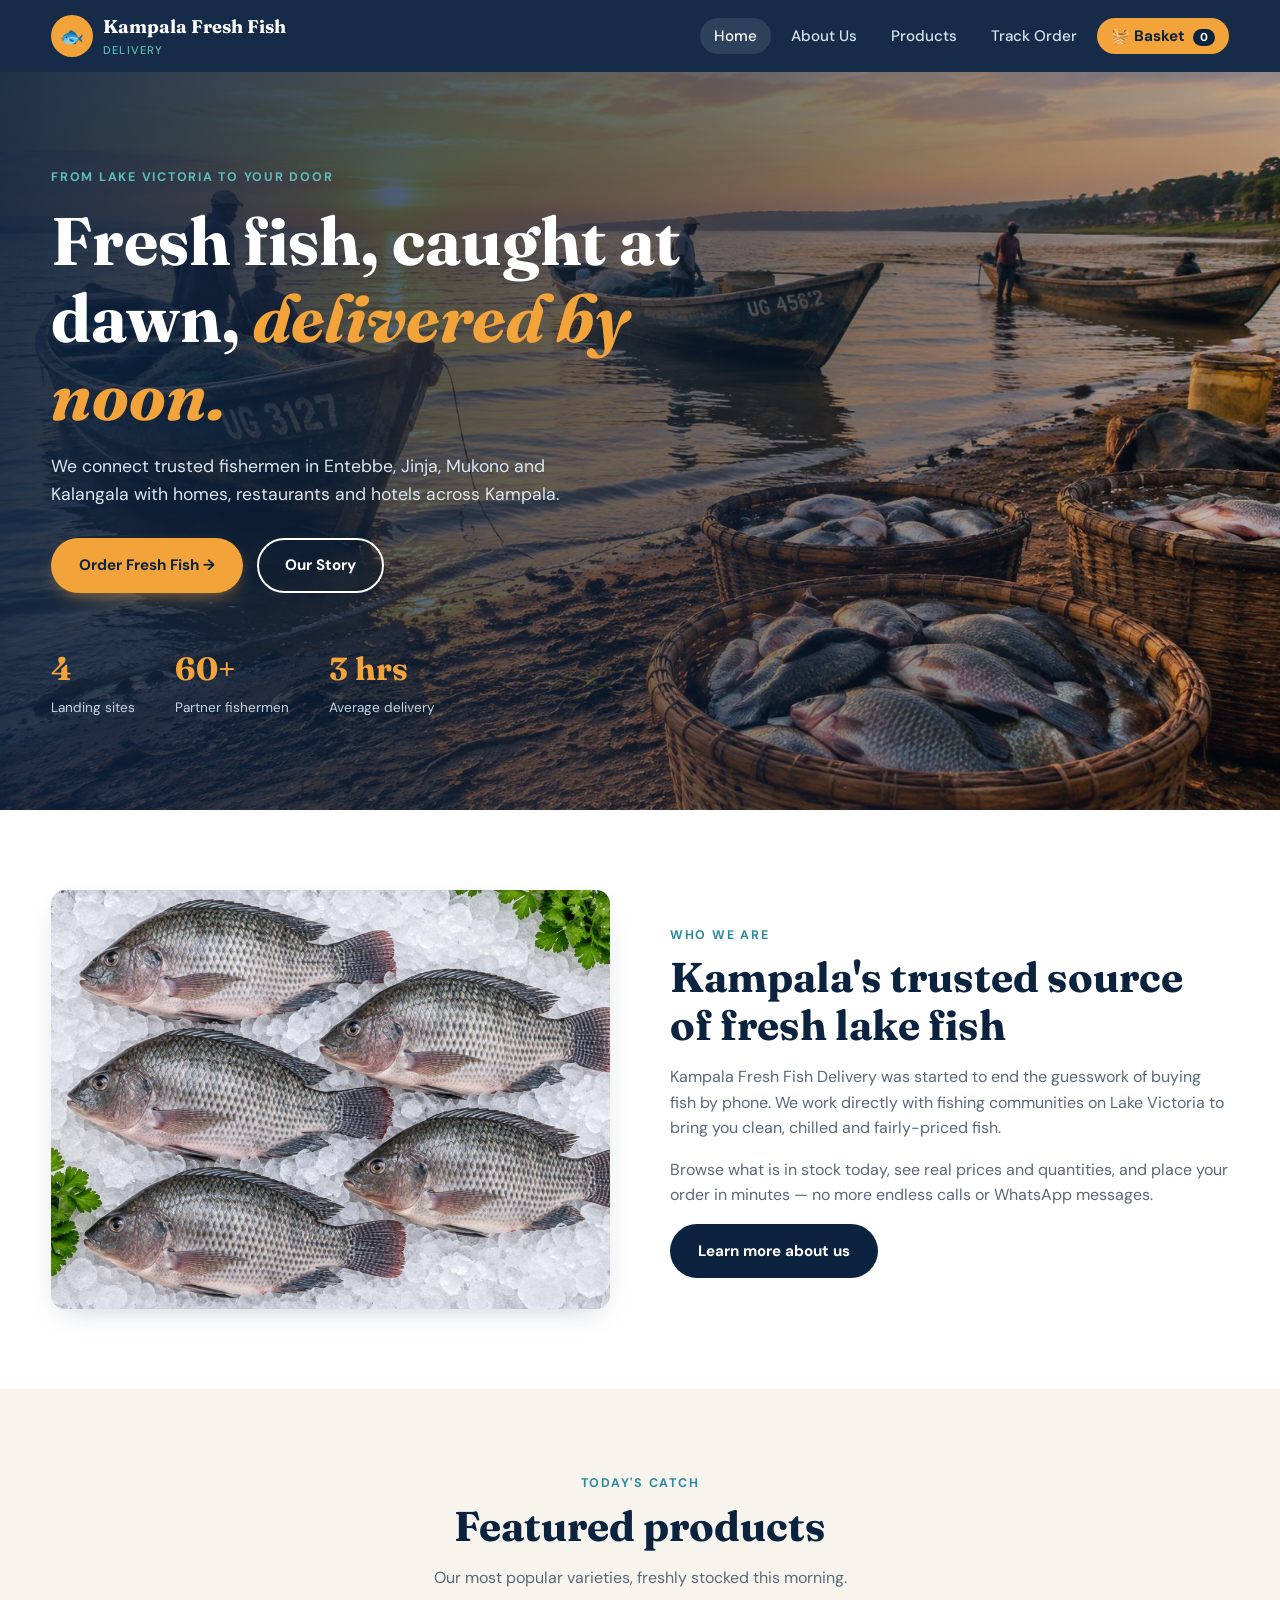
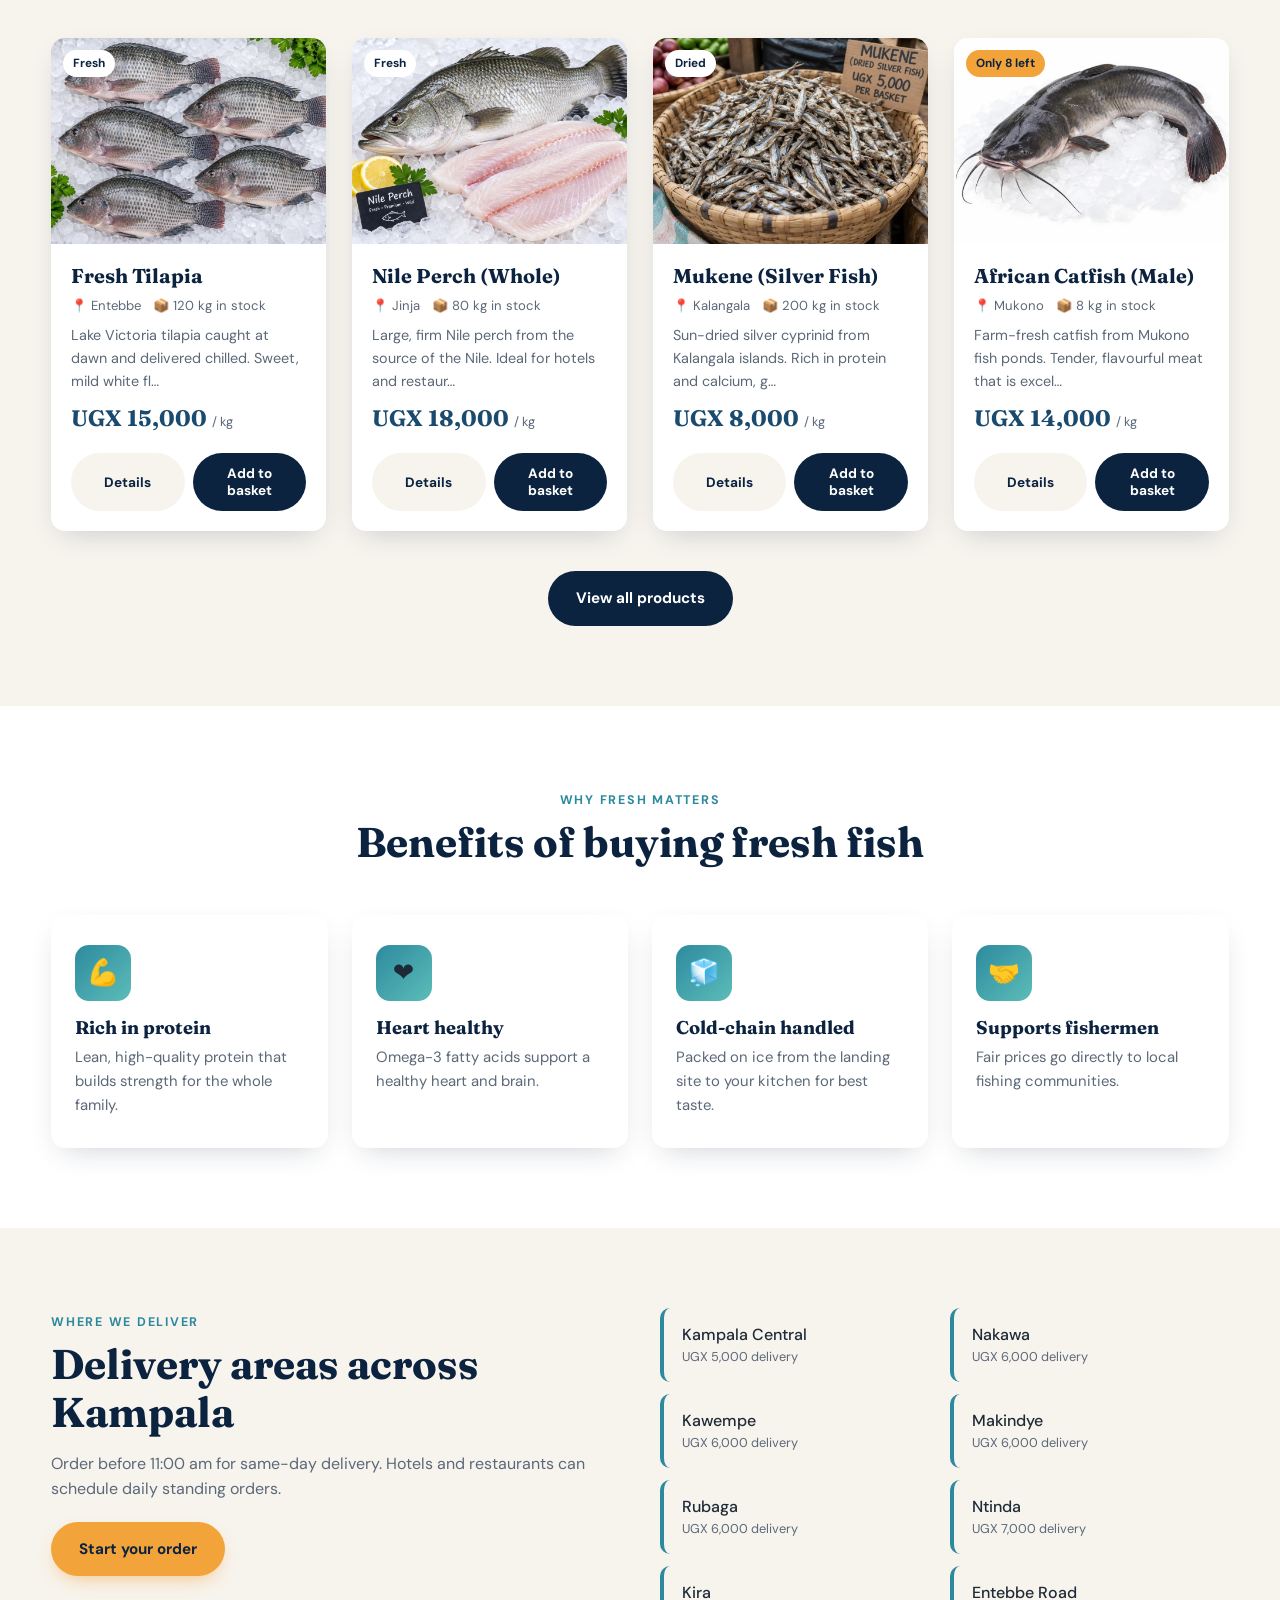
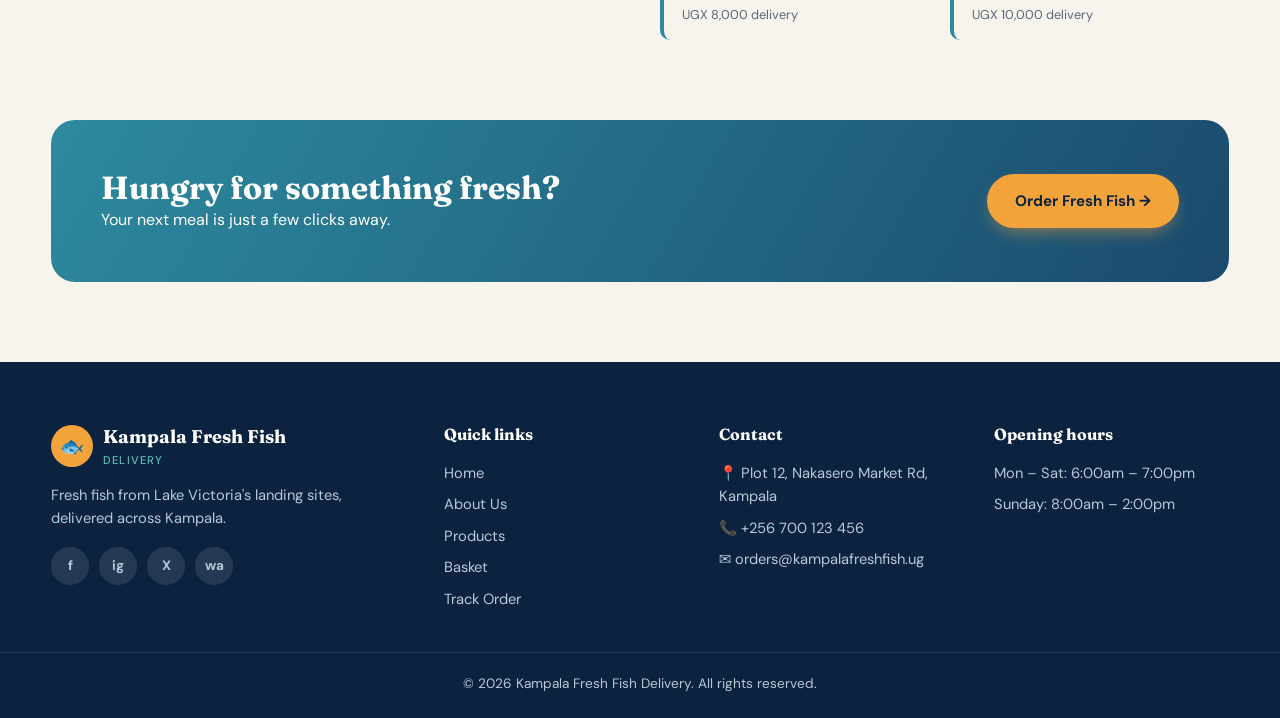
<file: WEB 5/Web Assignment 5/index.html>
<!DOCTYPE html>
<html lang="en">
<head>
  <meta charset="UTF-8">
  <meta name="viewport" content="width=device-width, initial-scale=1.0">
  <title>Kampala Fresh Fish Delivery | Fresh Lake Fish Delivered in Kampala</title>
  <meta name="description" content="Order fresh tilapia, Nile perch, mukene and catfish from Entebbe, Jinja, Mukono and Kalangala, delivered same day across Kampala.">
  <link rel="preconnect" href="https://fonts.googleapis.com">
  <link href="https://fonts.googleapis.com/css2?family=DM+Sans:wght@400;500;700&family=Fraunces:ital,wght@0,600;0,700;1,600&display=swap" rel="stylesheet">
  <link rel="stylesheet" href="css/style.css">
</head>
<body>
  <header class="site-header">
    <nav class="container nav">
      <a href="index.html" class="logo"><span class="logo-mark">🐟</span><span>Kampala Fresh Fish<small>Delivery</small></span></a>
      <button class="menu-toggle" aria-label="Open menu">☰</button>
      <ul class="nav-links">
        <li><a href="index.html" class="active">Home</a></li>
        <li><a href="about.html">About Us</a></li>
        <li><a href="products.html">Products</a></li>
        <li><a href="tracking.html">Track Order</a></li>
        <li><a href="basket.html" class="basket-link">🧺 Basket <span class="basket-count">0</span></a></li>
      </ul>
    </nav>
  </header>

  <main>
    <section class="hero">
      <div class="container">
        <span class="eyebrow">From Lake Victoria to your door</span>
        <h1>Fresh fish, caught at dawn, <em>delivered by noon.</em></h1>
        <p>We connect trusted fishermen in Entebbe, Jinja, Mukono and Kalangala with homes, restaurants and hotels across Kampala.</p>
        <div class="hero-actions">
          <a href="products.html" class="btn btn-primary">Order Fresh Fish →</a>
          <a href="about.html" class="btn btn-outline">Our Story</a>
        </div>
        <div class="hero-stats">
          <div><strong>4</strong><span>Landing sites</span></div>
          <div><strong>60+</strong><span>Partner fishermen</span></div>
          <div><strong>3 hrs</strong><span>Average delivery</span></div>
        </div>
      </div>
    </section>

    <section class="section section-alt">
      <div class="container intro">
        <img src="images/tilapia.jpg" alt="Fresh tilapia on ice" loading="lazy">
        <div>
          <span class="eyebrow">Who we are</span>
          <h2 class="section-title">Kampala's trusted source of fresh lake fish</h2>
          <p>Kampala Fresh Fish Delivery was started to end the guesswork of buying fish by phone. We work directly with fishing communities on Lake Victoria to bring you clean, chilled and fairly-priced fish.</p>
          <p>Browse what is in stock today, see real prices and quantities, and place your order in minutes — no more endless calls or WhatsApp messages.</p>
          <a href="about.html" class="btn btn-dark">Learn more about us</a>
        </div>
      </div>
    </section>

    <section class="section">
      <div class="container">
        <div class="section-head">
          <span class="eyebrow">Today's catch</span>
          <h2 class="section-title">Featured products</h2>
          <p>Our most popular varieties, freshly stocked this morning.</p>
        </div>
        <div class="grid" id="featuredGrid"></div>
        <div style="text-align:center;margin-top:40px"><a href="products.html" class="btn btn-dark">View all products</a></div>
      </div>
    </section>

    <section class="section section-alt">
      <div class="container">
        <div class="section-head">
          <span class="eyebrow">Why fresh matters</span>
          <h2 class="section-title">Benefits of buying fresh fish</h2>
        </div>
        <div class="benefits">
          <div class="benefit"><div class="icon">💪</div><h3>Rich in protein</h3><p>Lean, high-quality protein that builds strength for the whole family.</p></div>
          <div class="benefit"><div class="icon">❤️</div><h3>Heart healthy</h3><p>Omega-3 fatty acids support a healthy heart and brain.</p></div>
          <div class="benefit"><div class="icon">🧊</div><h3>Cold-chain handled</h3><p>Packed on ice from the landing site to your kitchen for best taste.</p></div>
          <div class="benefit"><div class="icon">🤝</div><h3>Supports fishermen</h3><p>Fair prices go directly to local fishing communities.</p></div>
        </div>
      </div>
    </section>

    <section class="section">
      <div class="container areas">
        <div>
          <span class="eyebrow">Where we deliver</span>
          <h2 class="section-title">Delivery areas across Kampala</h2>
          <p style="color:var(--muted);margin-bottom:20px">Order before 11:00 am for same-day delivery. Hotels and restaurants can schedule daily standing orders.</p>
          <a href="products.html" class="btn btn-primary">Start your order</a>
        </div>
        <ul class="area-list">
          <li>Kampala Central<span>UGX 5,000 delivery</span></li>
          <li>Nakawa<span>UGX 6,000 delivery</span></li>
          <li>Kawempe<span>UGX 6,000 delivery</span></li>
          <li>Makindye<span>UGX 6,000 delivery</span></li>
          <li>Rubaga<span>UGX 6,000 delivery</span></li>
          <li>Ntinda<span>UGX 7,000 delivery</span></li>
          <li>Kira<span>UGX 8,000 delivery</span></li>
          <li>Entebbe Road<span>UGX 10,000 delivery</span></li>
        </ul>
      </div>
    </section>

    <section class="section" style="padding-top:0">
      <div class="container cta-band">
        <div><h2>Hungry for something fresh?</h2><p>Your next meal is just a few clicks away.</p></div>
        <a href="products.html" class="btn btn-primary">Order Fresh Fish →</a>
      </div>
    </section>
  </main>

  <footer class="site-footer">
    <div class="container footer-grid">
      <div>
        <a href="index.html" class="logo"><span class="logo-mark">🐟</span><span>Kampala Fresh Fish<small>Delivery</small></span></a>
        <p style="margin-top:14px;font-size:.92rem">Fresh fish from Lake Victoria's landing sites, delivered across Kampala.</p>
        <div class="socials">
          <a href="https://facebook.com" target="_blank" rel="noopener" aria-label="Facebook">f</a>
          <a href="https://instagram.com" target="_blank" rel="noopener" aria-label="Instagram">ig</a>
          <a href="https://x.com" target="_blank" rel="noopener" aria-label="X (Twitter)">X</a>
          <a href="https://wa.me/256700123456" target="_blank" rel="noopener" aria-label="WhatsApp">wa</a>
        </div>
      </div>
      <div><h4>Quick links</h4><ul><li><a href="index.html">Home</a></li><li><a href="about.html">About Us</a></li><li><a href="products.html">Products</a></li><li><a href="basket.html">Basket</a></li><li><a href="tracking.html">Track Order</a></li></ul></div>
      <div><h4>Contact</h4><ul><li>📍 Plot 12, Nakasero Market Rd, Kampala</li><li>📞 +256 700 123 456</li><li>✉️ orders@kampalafreshfish.ug</li></ul></div>
      <div><h4>Opening hours</h4><ul><li>Mon – Sat: 6:00am – 7:00pm</li><li>Sunday: 8:00am – 2:00pm</li></ul></div>
    </div>
    <p class="copyright">© <span id="year"></span> Kampala Fresh Fish Delivery. All rights reserved.</p>
  </footer>

  <script src="js/main.js"></script>
</body>
</html>
</file>
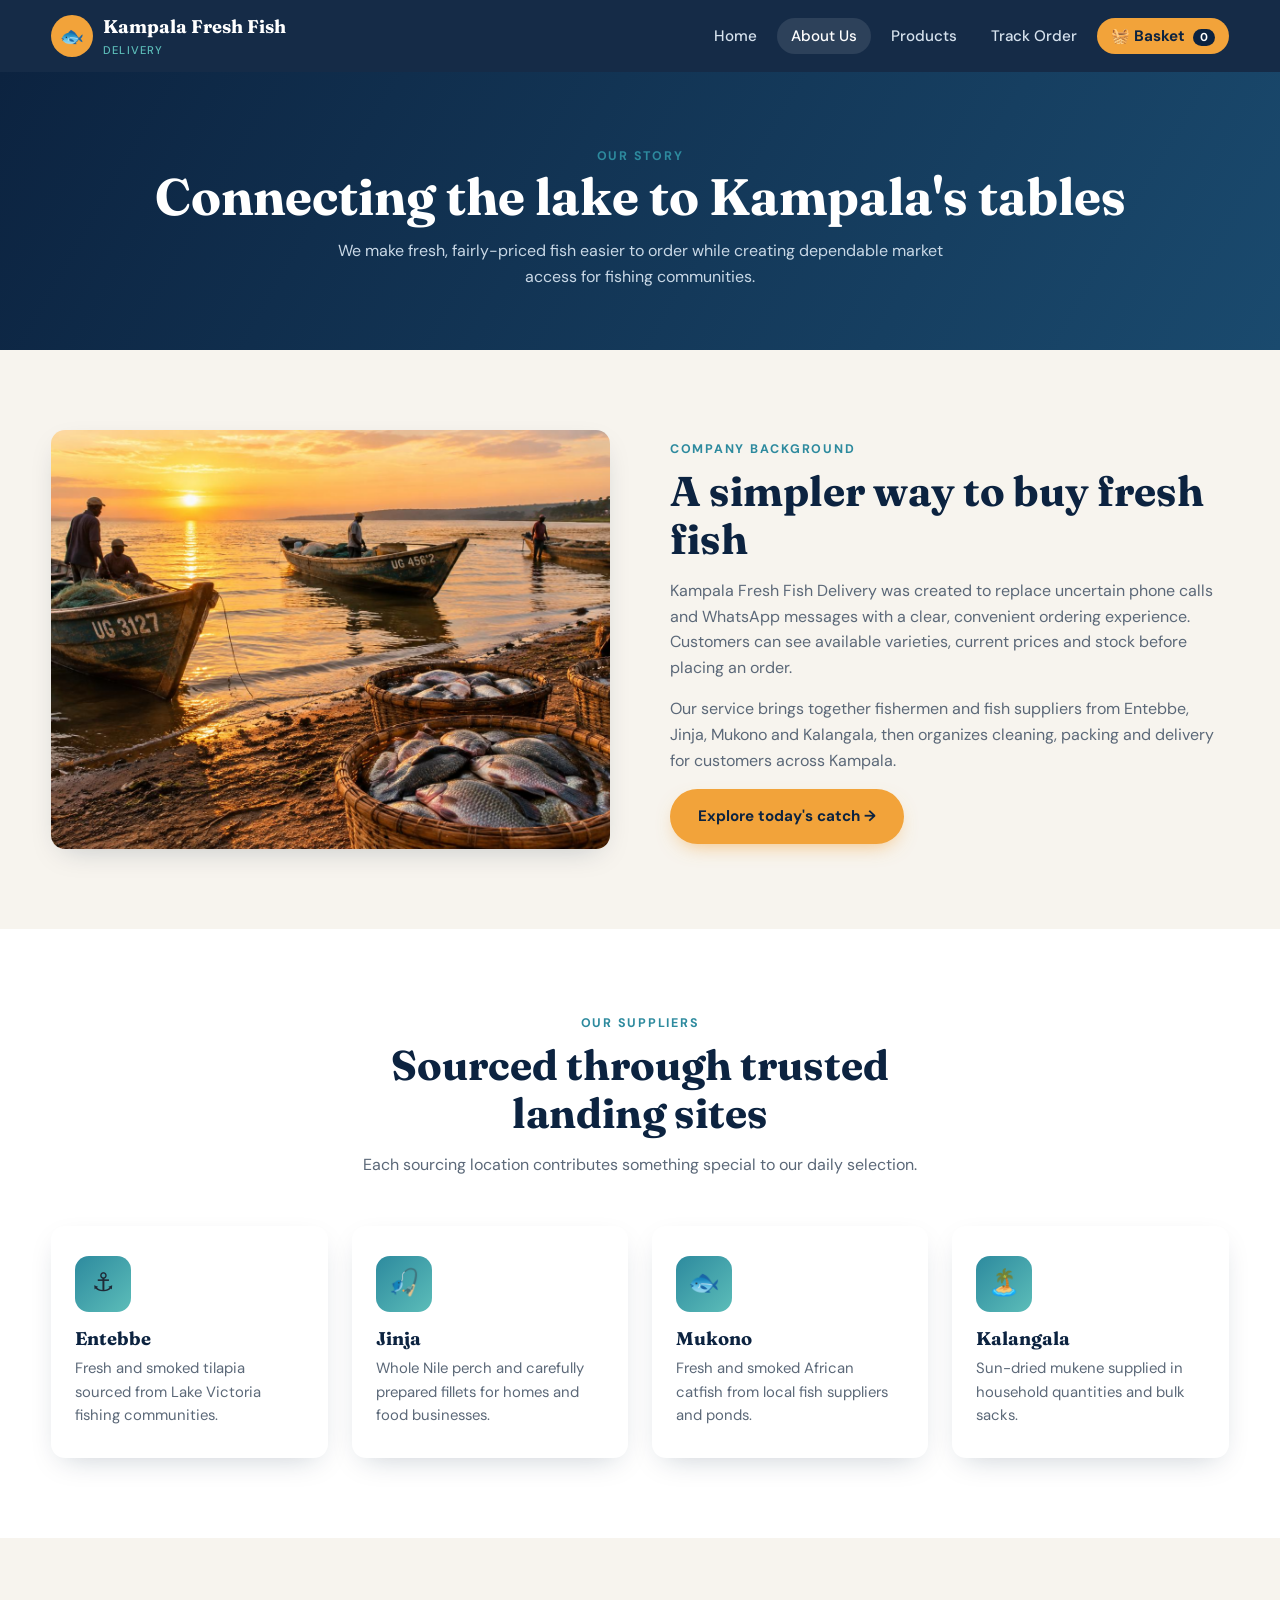
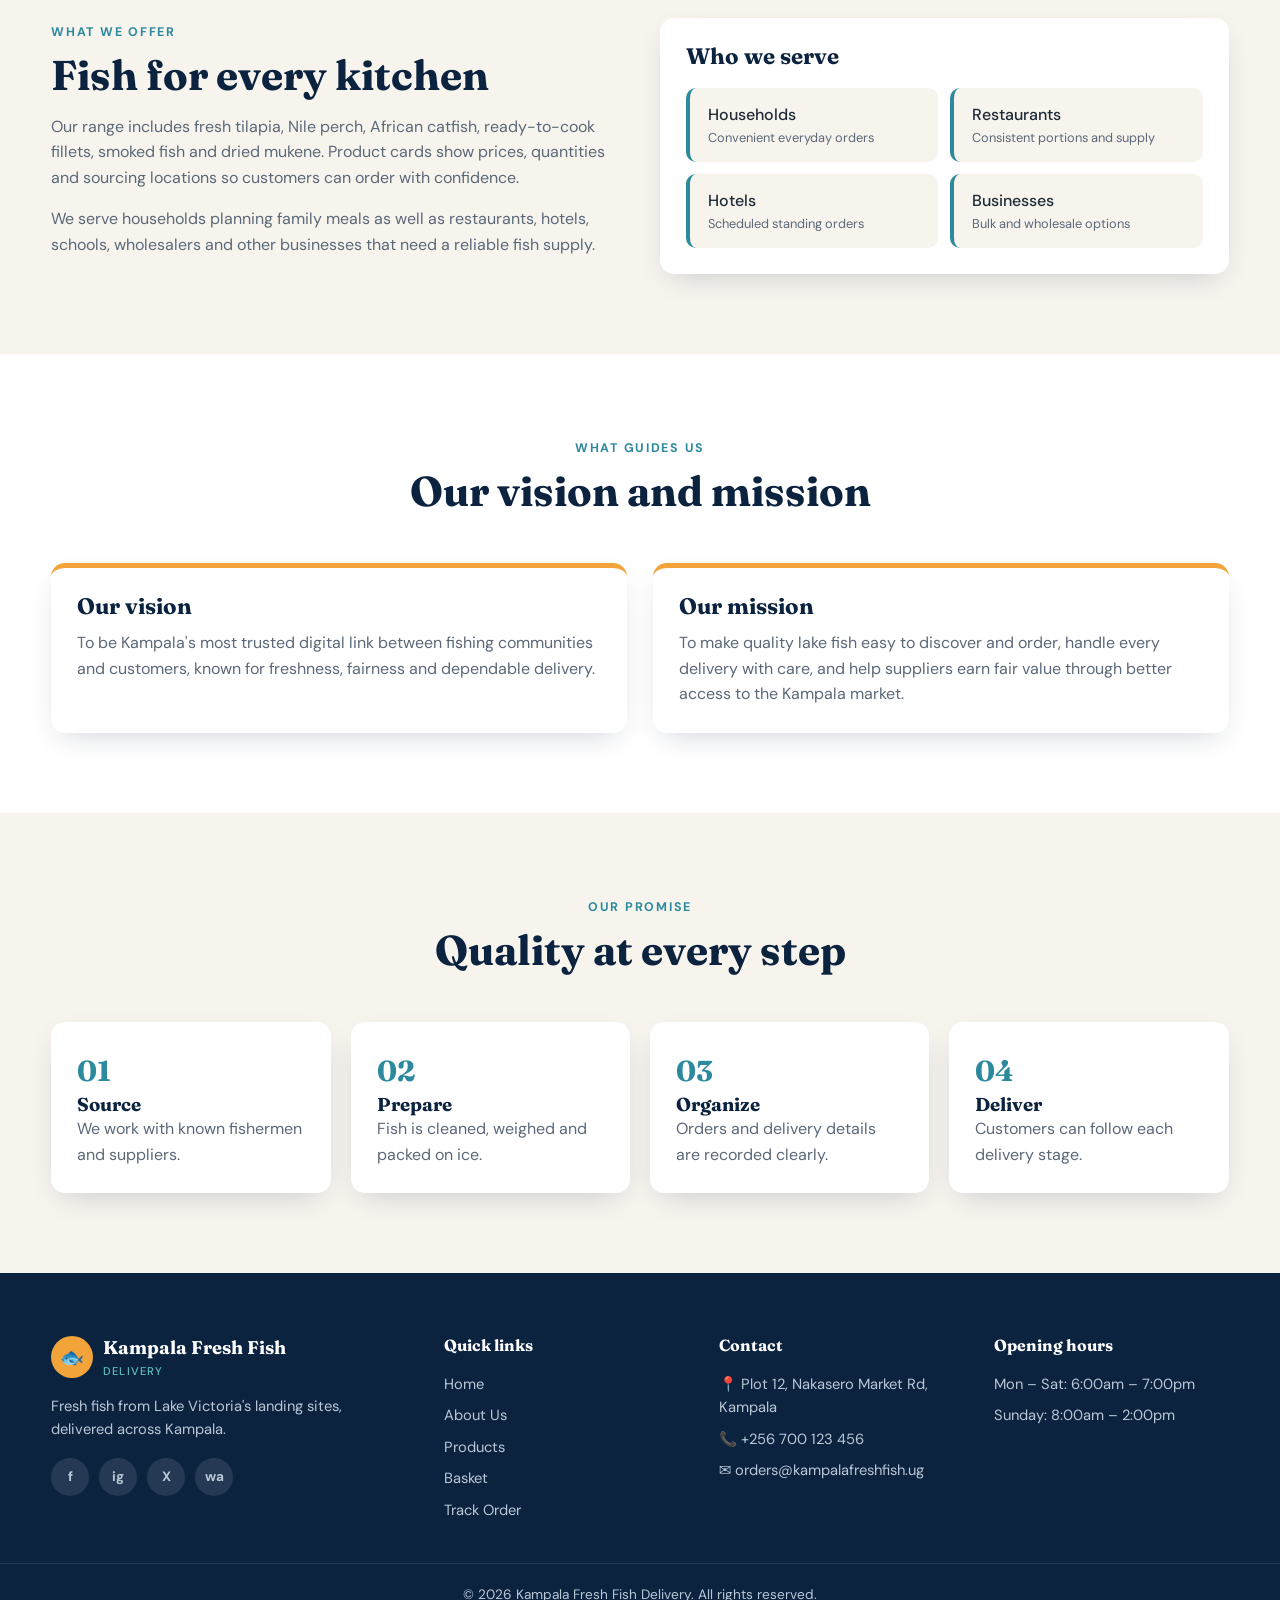
<file: WEB 5/Web Assignment 5/about.html>
<!DOCTYPE html>
<html lang="en">
<head>
  <meta charset="UTF-8">
  <meta name="viewport" content="width=device-width, initial-scale=1.0">
  <title>About Us | Kampala Fresh Fish Delivery</title>
  <meta name="description" content="Learn about Kampala Fresh Fish Delivery, our fishing suppliers, products, customers, vision and mission.">
  <link rel="preconnect" href="https://fonts.googleapis.com">
  <link href="https://fonts.googleapis.com/css2?family=DM+Sans:wght@400;500;700&family=Fraunces:ital,wght@0,600;0,700;1,600&display=swap" rel="stylesheet">
  <link rel="stylesheet" href="css/style.css">
</head>
<body>
  <header class="site-header">
    <nav class="container nav">
      <a href="index.html" class="logo"><span class="logo-mark">🐟</span><span>Kampala Fresh Fish<small>Delivery</small></span></a>
      <button class="menu-toggle" aria-label="Open menu">☰</button>
      <ul class="nav-links">
        <li><a href="index.html">Home</a></li>
        <li><a href="about.html" class="active">About Us</a></li>
        <li><a href="products.html">Products</a></li>
        <li><a href="tracking.html">Track Order</a></li>
        <li><a href="basket.html" class="basket-link">🧺 Basket <span class="basket-count">0</span></a></li>
      </ul>
    </nav>
  </header>

  <main>
    <section class="page-hero">
      <div class="container">
        <span class="eyebrow">Our story</span>
        <h1>Connecting the lake to Kampala's tables</h1>
        <p>We make fresh, fairly-priced fish easier to order while creating dependable market access for fishing communities.</p>
      </div>
    </section>

    <section class="section">
      <div class="container intro">
        <img src="images/hero.jpg" alt="Fishing boats on Lake Victoria" loading="lazy">
        <div>
          <span class="eyebrow">Company background</span>
          <h2 class="section-title">A simpler way to buy fresh fish</h2>
          <p>Kampala Fresh Fish Delivery was created to replace uncertain phone calls and WhatsApp messages with a clear, convenient ordering experience. Customers can see available varieties, current prices and stock before placing an order.</p>
          <p>Our service brings together fishermen and fish suppliers from Entebbe, Jinja, Mukono and Kalangala, then organizes cleaning, packing and delivery for customers across Kampala.</p>
          <a href="products.html" class="btn btn-primary">Explore today's catch →</a>
        </div>
      </div>
    </section>

    <section class="section section-alt">
      <div class="container">
        <div class="section-head">
          <span class="eyebrow">Our suppliers</span>
          <h2 class="section-title">Sourced through trusted landing sites</h2>
          <p>Each sourcing location contributes something special to our daily selection.</p>
        </div>
        <div class="benefits">
          <div class="benefit"><div class="icon">⚓</div><h3>Entebbe</h3><p>Fresh and smoked tilapia sourced from Lake Victoria fishing communities.</p></div>
          <div class="benefit"><div class="icon">🎣</div><h3>Jinja</h3><p>Whole Nile perch and carefully prepared fillets for homes and food businesses.</p></div>
          <div class="benefit"><div class="icon">🐟</div><h3>Mukono</h3><p>Fresh and smoked African catfish from local fish suppliers and ponds.</p></div>
          <div class="benefit"><div class="icon">🏝️</div><h3>Kalangala</h3><p>Sun-dried mukene supplied in household quantities and bulk sacks.</p></div>
        </div>
      </div>
    </section>

    <section class="section">
      <div class="container areas">
        <div>
          <span class="eyebrow">What we offer</span>
          <h2 class="section-title">Fish for every kitchen</h2>
          <p style="color:var(--muted);margin-bottom:16px">Our range includes fresh tilapia, Nile perch, African catfish, ready-to-cook fillets, smoked fish and dried mukene. Product cards show prices, quantities and sourcing locations so customers can order with confidence.</p>
          <p style="color:var(--muted)">We serve households planning family meals as well as restaurants, hotels, schools, wholesalers and other businesses that need a reliable fish supply.</p>
        </div>
        <div class="panel">
          <h2>Who we serve</h2>
          <ul class="area-list">
            <li>Households<span>Convenient everyday orders</span></li>
            <li>Restaurants<span>Consistent portions and supply</span></li>
            <li>Hotels<span>Scheduled standing orders</span></li>
            <li>Businesses<span>Bulk and wholesale options</span></li>
          </ul>
        </div>
      </div>
    </section>

    <section class="section section-alt">
      <div class="container">
        <div class="section-head">
          <span class="eyebrow">What guides us</span>
          <h2 class="section-title">Our vision and mission</h2>
        </div>
        <div class="mv">
          <div class="panel">
            <h3>Our vision</h3>
            <p style="color:var(--muted)">To be Kampala's most trusted digital link between fishing communities and customers, known for freshness, fairness and dependable delivery.</p>
          </div>
          <div class="panel">
            <h3>Our mission</h3>
            <p style="color:var(--muted)">To make quality lake fish easy to discover and order, handle every delivery with care, and help suppliers earn fair value through better access to the Kampala market.</p>
          </div>
        </div>
      </div>
    </section>

    <section class="section">
      <div class="container">
        <div class="section-head">
          <span class="eyebrow">Our promise</span>
          <h2 class="section-title">Quality at every step</h2>
        </div>
        <div class="timeline">
          <div class="panel"><strong>01</strong><h3>Source</h3><p style="color:var(--muted)">We work with known fishermen and suppliers.</p></div>
          <div class="panel"><strong>02</strong><h3>Prepare</h3><p style="color:var(--muted)">Fish is cleaned, weighed and packed on ice.</p></div>
          <div class="panel"><strong>03</strong><h3>Organize</h3><p style="color:var(--muted)">Orders and delivery details are recorded clearly.</p></div>
          <div class="panel"><strong>04</strong><h3>Deliver</h3><p style="color:var(--muted)">Customers can follow each delivery stage.</p></div>
        </div>
      </div>
    </section>
  </main>

  <footer class="site-footer">
    <div class="container footer-grid">
      <div>
        <a href="index.html" class="logo"><span class="logo-mark">🐟</span><span>Kampala Fresh Fish<small>Delivery</small></span></a>
        <p style="margin-top:14px;font-size:.92rem">Fresh fish from Lake Victoria's landing sites, delivered across Kampala.</p>
        <div class="socials">
          <a href="https://facebook.com" target="_blank" rel="noopener" aria-label="Facebook">f</a>
          <a href="https://instagram.com" target="_blank" rel="noopener" aria-label="Instagram">ig</a>
          <a href="https://x.com" target="_blank" rel="noopener" aria-label="X (Twitter)">X</a>
          <a href="https://wa.me/256700123456" target="_blank" rel="noopener" aria-label="WhatsApp">wa</a>
        </div>
      </div>
      <div><h4>Quick links</h4><ul><li><a href="index.html">Home</a></li><li><a href="about.html">About Us</a></li><li><a href="products.html">Products</a></li><li><a href="basket.html">Basket</a></li><li><a href="tracking.html">Track Order</a></li></ul></div>
      <div><h4>Contact</h4><ul><li>📍 Plot 12, Nakasero Market Rd, Kampala</li><li>📞 +256 700 123 456</li><li>✉️ orders@kampalafreshfish.ug</li></ul></div>
      <div><h4>Opening hours</h4><ul><li>Mon – Sat: 6:00am – 7:00pm</li><li>Sunday: 8:00am – 2:00pm</li></ul></div>
    </div>
    <p class="copyright">© <span id="year"></span> Kampala Fresh Fish Delivery. All rights reserved.</p>
  </footer>

  <script src="js/main.js"></script>
</body>
</html>
</file>
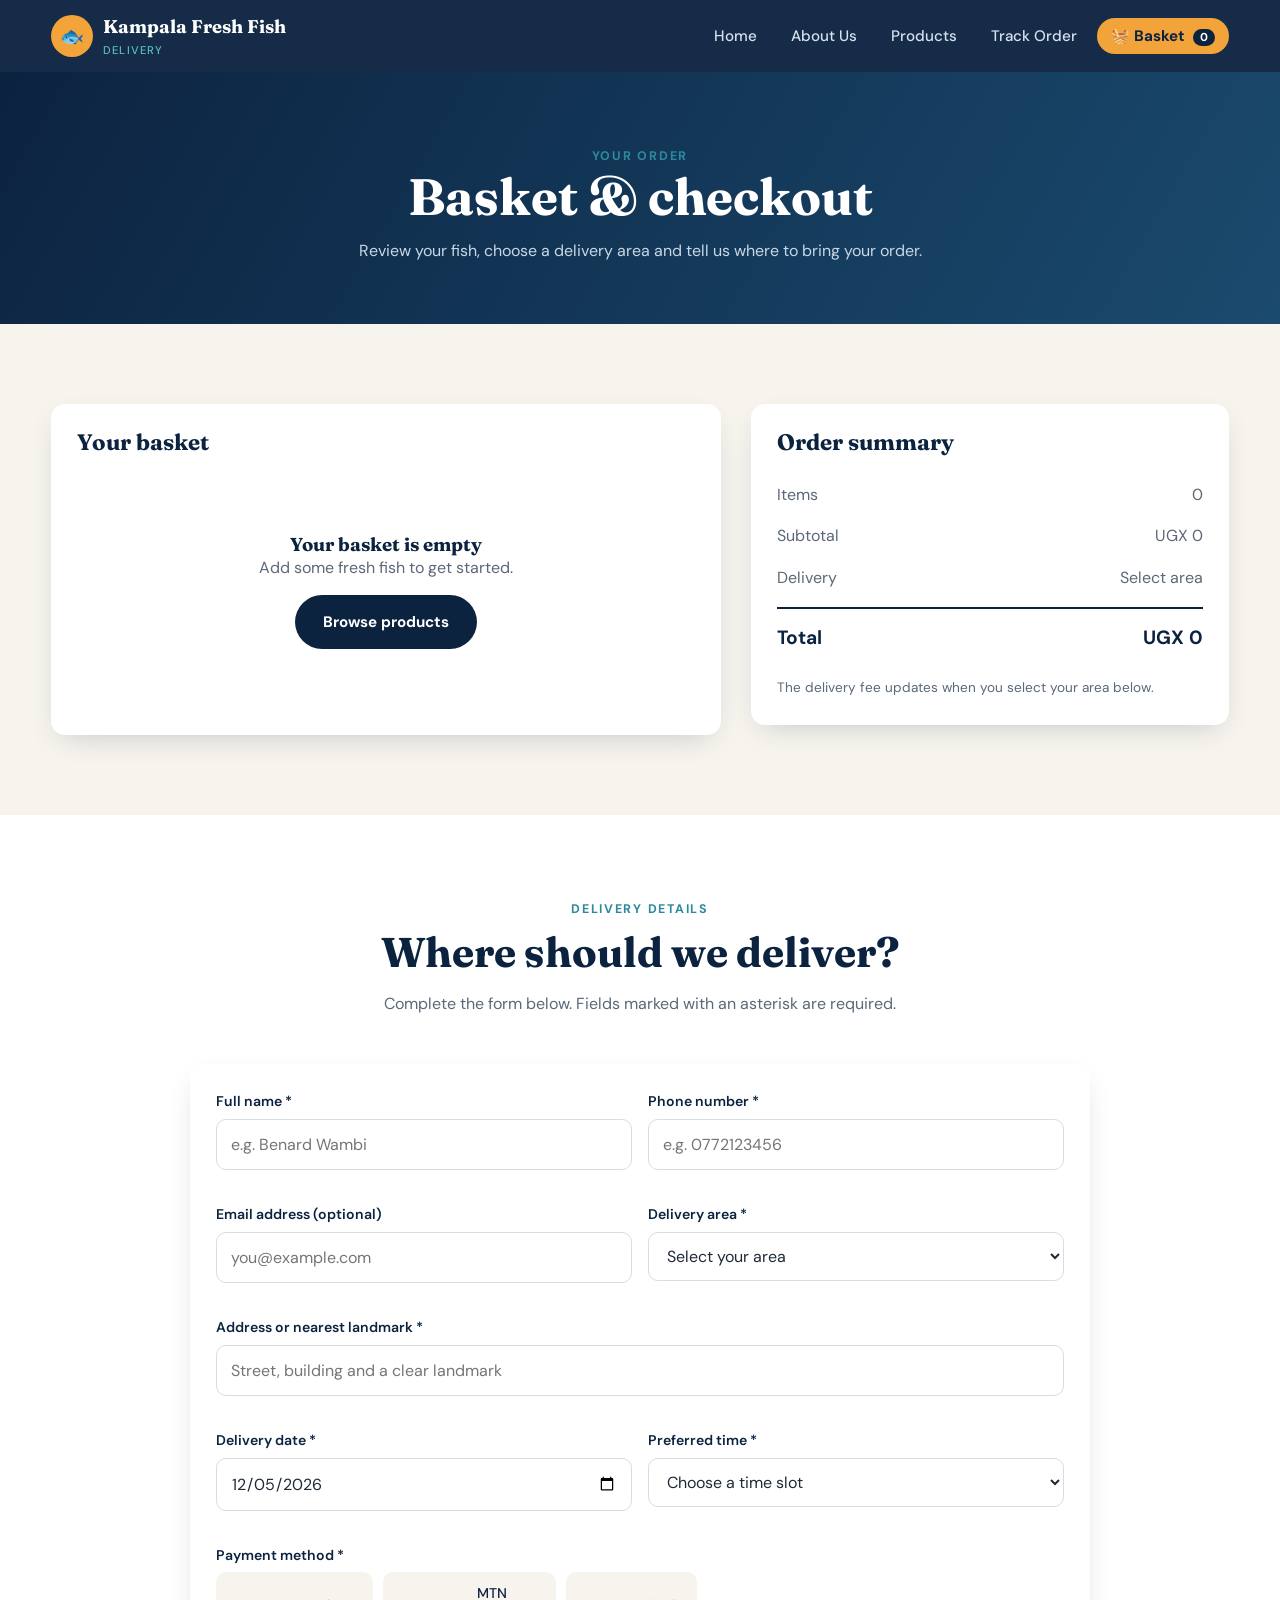
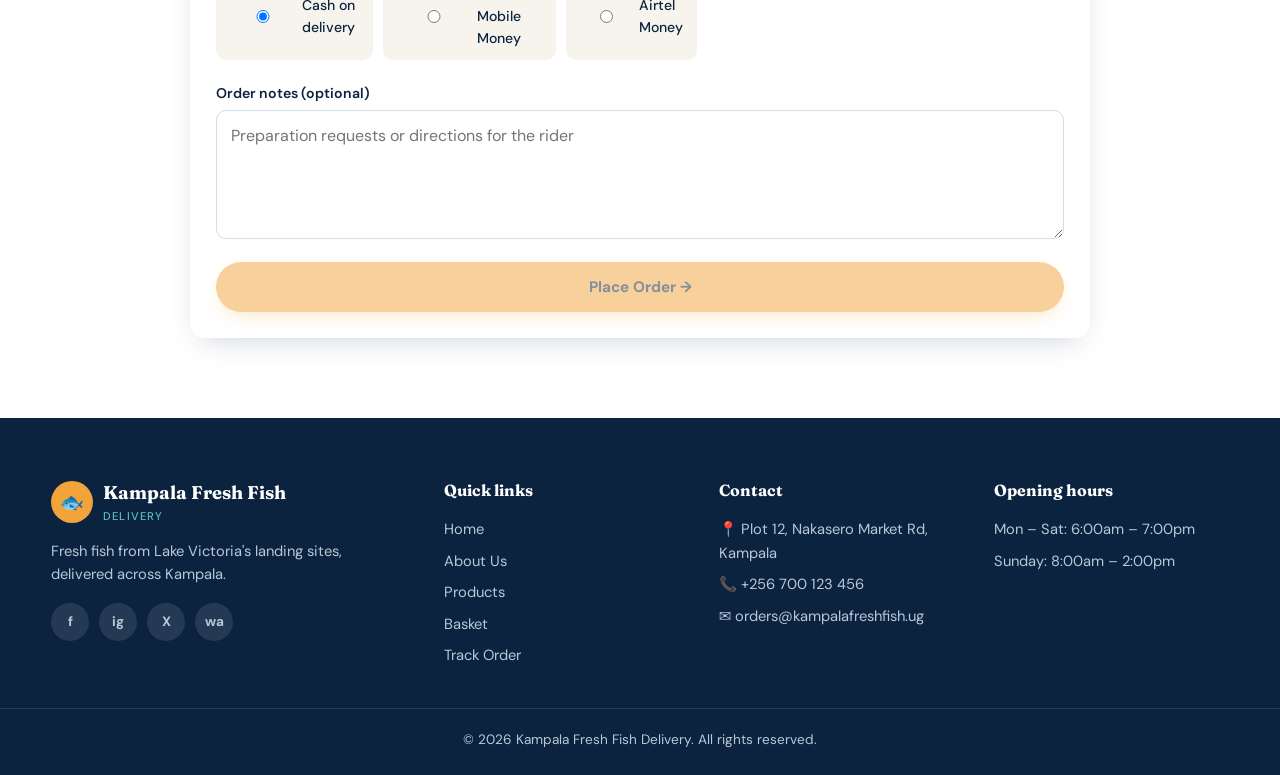
<file: WEB 5/Web Assignment 5/basket.html>
<!DOCTYPE html>
<html lang="en">
<head>
  <meta charset="UTF-8">
  <meta name="viewport" content="width=device-width, initial-scale=1.0">
  <title>Your Basket & Checkout | Kampala Fresh Fish Delivery</title>
  <meta name="description" content="Review your fresh fish basket, calculate delivery and send your order to Kampala Fresh Fish Delivery.">
  <link rel="preconnect" href="https://fonts.googleapis.com">
  <link href="https://fonts.googleapis.com/css2?family=DM+Sans:wght@400;500;700&family=Fraunces:ital,wght@0,600;0,700;1,600&display=swap" rel="stylesheet">
  <link rel="stylesheet" href="css/style.css">
</head>
<body>
  <header class="site-header">
    <nav class="container nav">
      <a href="index.html" class="logo"><span class="logo-mark">🐟</span><span>Kampala Fresh Fish<small>Delivery</small></span></a>
      <button class="menu-toggle" aria-label="Open menu">☰</button>
      <ul class="nav-links">
        <li><a href="index.html">Home</a></li>
        <li><a href="about.html">About Us</a></li>
        <li><a href="products.html">Products</a></li>
        <li><a href="tracking.html">Track Order</a></li>
        <li><a href="basket.html" class="basket-link active">🧺 Basket <span class="basket-count">0</span></a></li>
      </ul>
    </nav>
  </header>

  <main>
    <section class="page-hero">
      <div class="container">
        <span class="eyebrow">Your order</span>
        <h1>Basket & checkout</h1>
        <p>Review your fish, choose a delivery area and tell us where to bring your order.</p>
      </div>
    </section>

    <section class="section">
      <div class="container checkout">
        <div class="panel">
          <h2>Your basket</h2>
          <div id="basketItems"></div>
        </div>
        <aside class="panel">
          <h2>Order summary</h2>
          <div class="summary-row"><span>Items</span><span id="sumItems">0</span></div>
          <div class="summary-row"><span>Subtotal</span><span id="sumSubtotal">UGX 0</span></div>
          <div class="summary-row"><span>Delivery</span><span id="sumDelivery">Select area</span></div>
          <div class="summary-row total"><span>Total</span><span id="sumTotal">UGX 0</span></div>
          <p style="color:var(--muted);font-size:.85rem;margin-top:16px">The delivery fee updates when you select your area below.</p>
        </aside>
      </div>
    </section>

    <section class="section section-alt">
      <div class="container" style="max-width:900px">
        <div class="section-head">
          <span class="eyebrow">Delivery details</span>
          <h2 class="section-title">Where should we deliver?</h2>
          <p>Complete the form below. Fields marked with an asterisk are required.</p>
        </div>
        <form class="panel form" id="checkoutForm" novalidate>
          <div class="form-row">
            <div class="field"><label for="name">Full name *</label><input id="name" name="name" type="text" autocomplete="name" placeholder="e.g. Benard Wambi"><div class="error"></div></div>
            <div class="field"><label for="phone">Phone number *</label><input id="phone" name="phone" type="tel" autocomplete="tel" placeholder="e.g. 0772123456"><div class="error"></div></div>
          </div>
          <div class="form-row">
            <div class="field"><label for="email">Email address (optional)</label><input id="email" name="email" type="email" autocomplete="email" placeholder="you@example.com"><div class="error"></div></div>
            <div class="field"><label for="area">Delivery area *</label><select id="area" name="area"><option value="">Select your area</option></select><div class="error"></div></div>
          </div>
          <div class="field"><label for="address">Address or nearest landmark *</label><input id="address" name="address" type="text" autocomplete="street-address" placeholder="Street, building and a clear landmark"><div class="error"></div></div>
          <div class="form-row">
            <div class="field"><label for="date">Delivery date *</label><input id="date" name="date" type="date"><div class="error"></div></div>
            <div class="field"><label for="time">Preferred time *</label><select id="time" name="time"><option value="">Choose a time slot</option><option>8:00 am – 11:00 am</option><option>11:00 am – 2:00 pm</option><option>2:00 pm – 5:00 pm</option><option>5:00 pm – 7:00 pm</option></select><div class="error"></div></div>
          </div>
          <div class="field">
            <label>Payment method *</label>
            <div class="radio-group">
              <label><input type="radio" name="payment" value="Cash on delivery" checked> Cash on delivery</label>
              <label><input type="radio" name="payment" value="MTN Mobile Money"> MTN Mobile Money</label>
              <label><input type="radio" name="payment" value="Airtel Money"> Airtel Money</label>
            </div>
          </div>
          <div class="field"><label for="notes">Order notes (optional)</label><textarea id="notes" name="notes" rows="4" placeholder="Preparation requests or directions for the rider"></textarea></div>
          <button class="btn btn-primary btn-block" id="placeOrder" type="button">Place Order →</button>
        </form>
      </div>
    </section>
  </main>

  <footer class="site-footer">
    <div class="container footer-grid">
      <div>
        <a href="index.html" class="logo"><span class="logo-mark">🐟</span><span>Kampala Fresh Fish<small>Delivery</small></span></a>
        <p style="margin-top:14px;font-size:.92rem">Fresh fish from Lake Victoria's landing sites, delivered across Kampala.</p>
        <div class="socials">
          <a href="https://facebook.com" target="_blank" rel="noopener" aria-label="Facebook">f</a>
          <a href="https://instagram.com" target="_blank" rel="noopener" aria-label="Instagram">ig</a>
          <a href="https://x.com" target="_blank" rel="noopener" aria-label="X (Twitter)">X</a>
          <a href="https://wa.me/256700123456" target="_blank" rel="noopener" aria-label="WhatsApp">wa</a>
        </div>
      </div>
      <div><h4>Quick links</h4><ul><li><a href="index.html">Home</a></li><li><a href="about.html">About Us</a></li><li><a href="products.html">Products</a></li><li><a href="basket.html">Basket</a></li><li><a href="tracking.html">Track Order</a></li></ul></div>
      <div><h4>Contact</h4><ul><li>📍 Plot 12, Nakasero Market Rd, Kampala</li><li>📞 +256 700 123 456</li><li>✉️ orders@kampalafreshfish.ug</li></ul></div>
      <div><h4>Opening hours</h4><ul><li>Mon – Sat: 6:00am – 7:00pm</li><li>Sunday: 8:00am – 2:00pm</li></ul></div>
    </div>
    <p class="copyright">© <span id="year"></span> Kampala Fresh Fish Delivery. All rights reserved.</p>
  </footer>

  <script src="js/main.js"></script>
  <script src="js/checkout.js"></script>
</body>
</html>
</file>
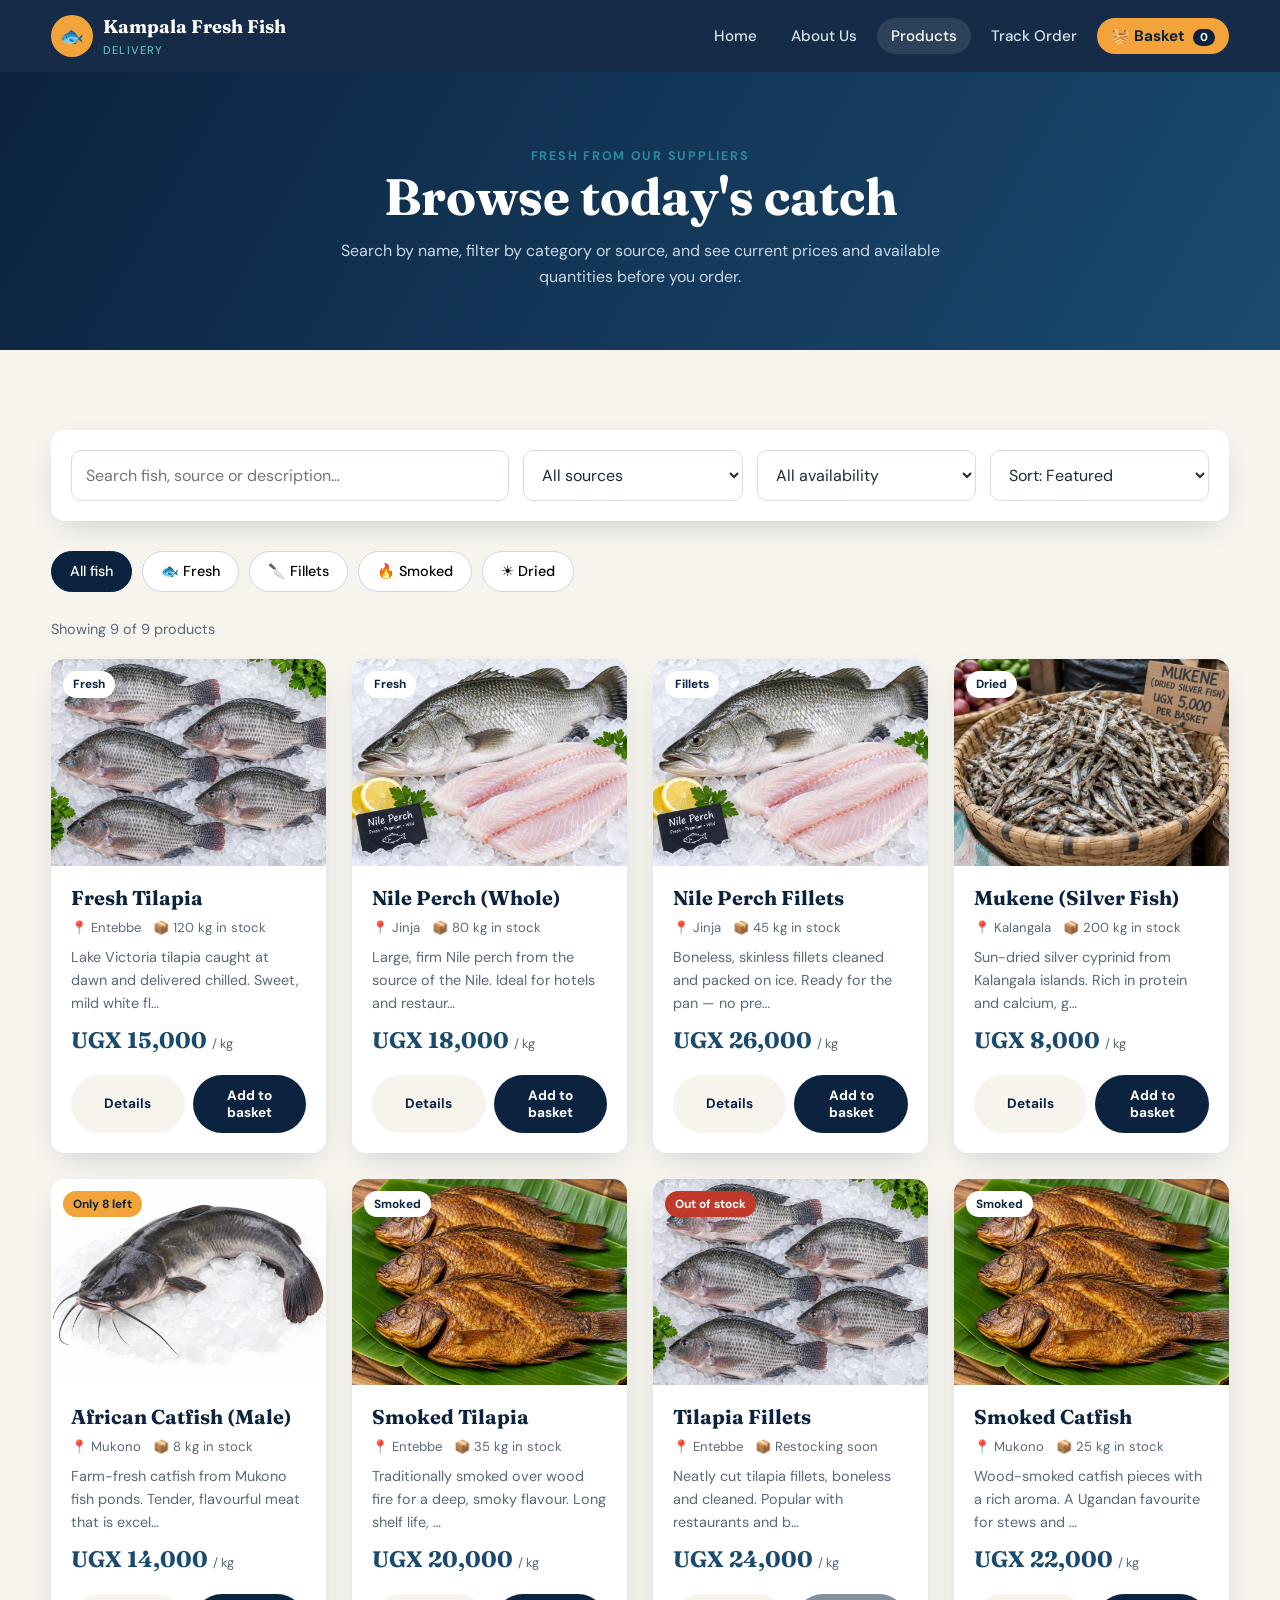
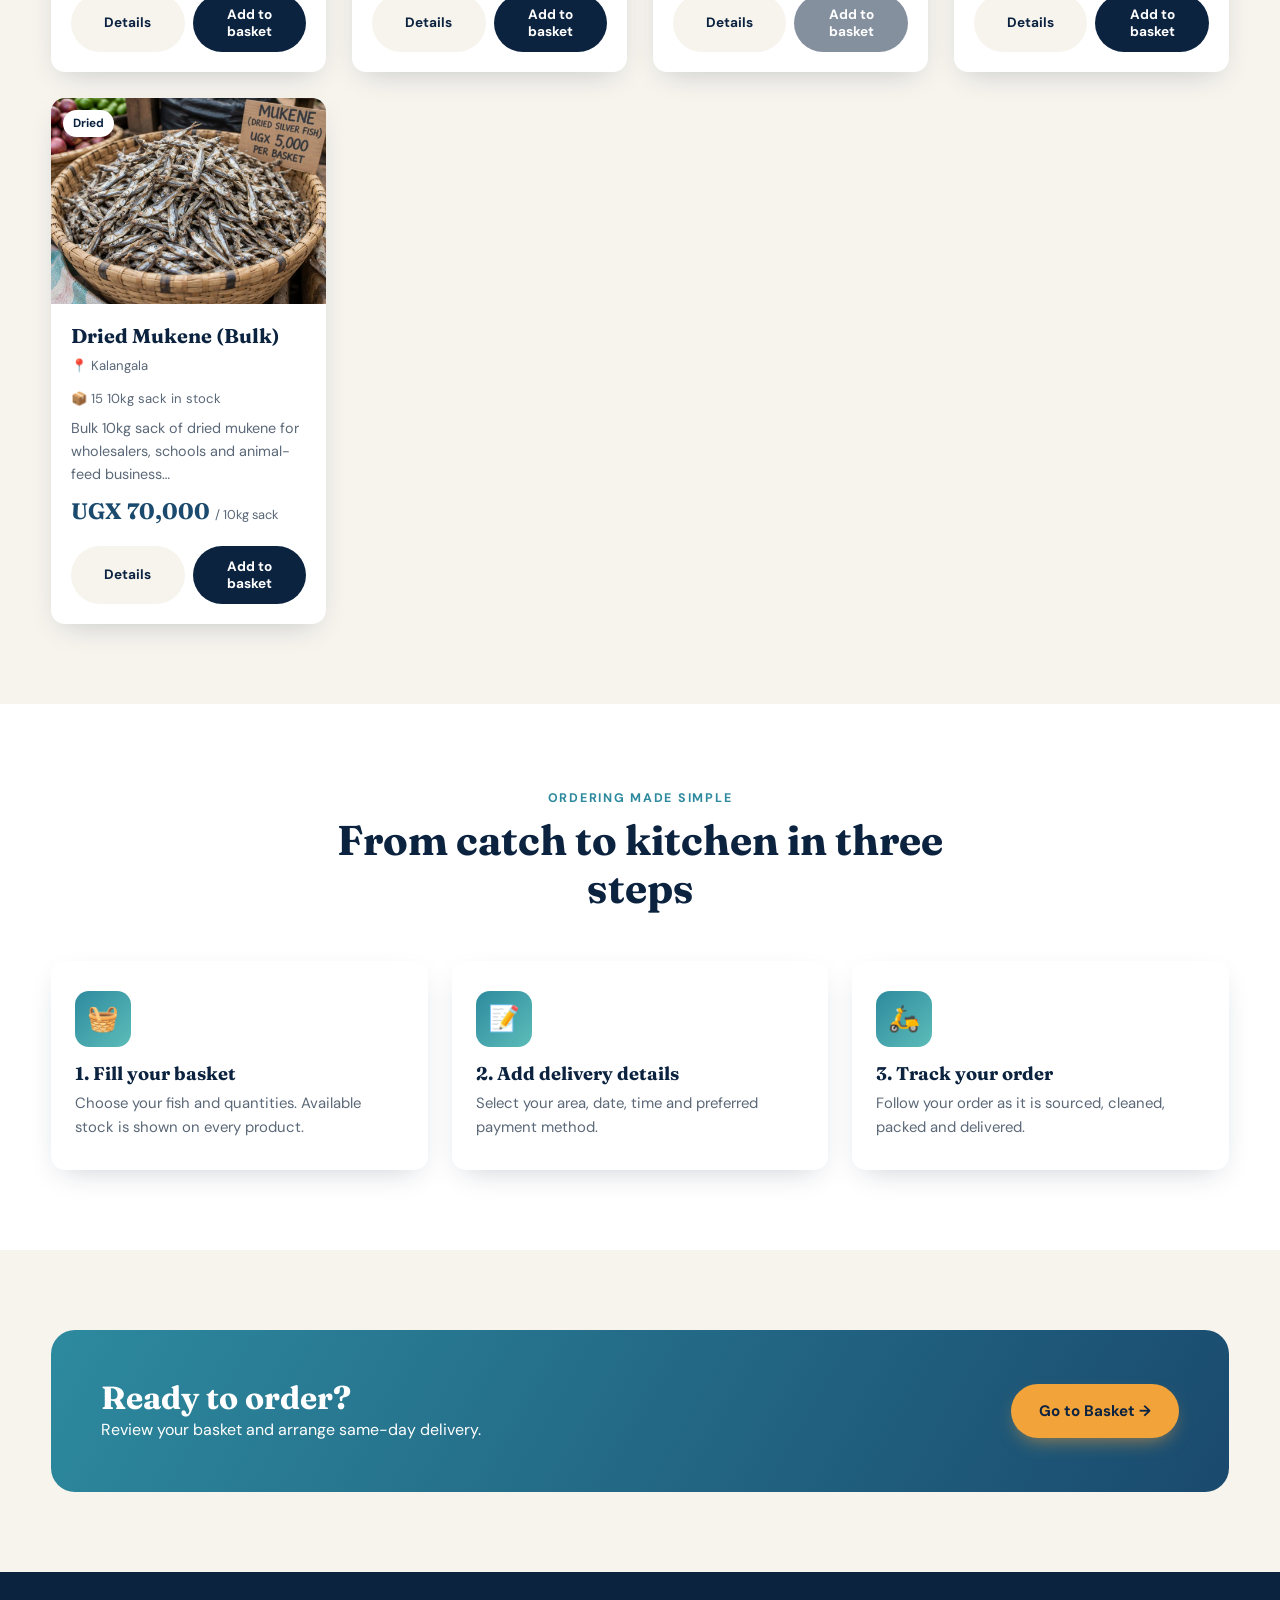
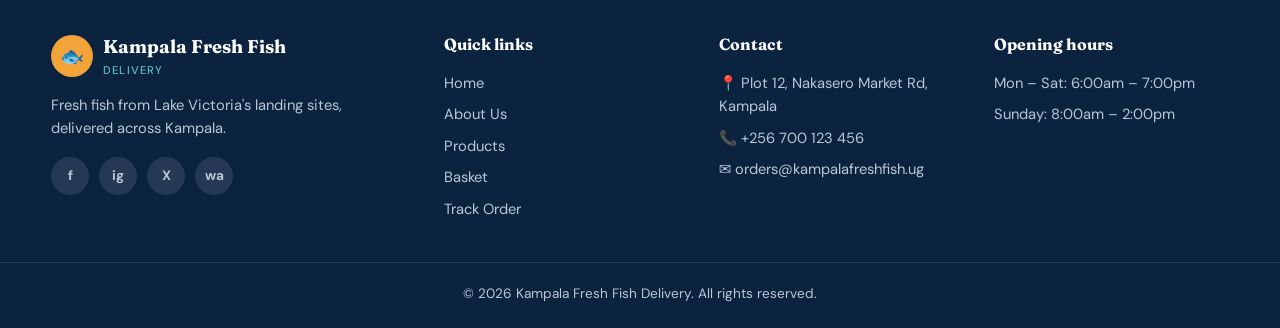
<file: WEB 5/Web Assignment 5/products.html>
<!DOCTYPE html>
<html lang="en">
<head>
  <meta charset="UTF-8">
  <meta name="viewport" content="width=device-width, initial-scale=1.0">
  <title>Fish Products & Prices | Kampala Fresh Fish Delivery</title>
  <meta name="description" content="Browse fresh tilapia, Nile perch, catfish, mukene, fillets and smoked fish with current prices and stock.">
  <link rel="preconnect" href="https://fonts.googleapis.com">
  <link href="https://fonts.googleapis.com/css2?family=DM+Sans:wght@400;500;700&family=Fraunces:ital,wght@0,600;0,700;1,600&display=swap" rel="stylesheet">
  <link rel="stylesheet" href="css/style.css">
</head>
<body>
  <header class="site-header">
    <nav class="container nav">
      <a href="index.html" class="logo"><span class="logo-mark">🐟</span><span>Kampala Fresh Fish<small>Delivery</small></span></a>
      <button class="menu-toggle" aria-label="Open menu">☰</button>
      <ul class="nav-links">
        <li><a href="index.html">Home</a></li>
        <li><a href="about.html">About Us</a></li>
        <li><a href="products.html" class="active">Products</a></li>
        <li><a href="tracking.html">Track Order</a></li>
        <li><a href="basket.html" class="basket-link">🧺 Basket <span class="basket-count">0</span></a></li>
      </ul>
    </nav>
  </header>

  <main>
    <section class="page-hero">
      <div class="container">
        <span class="eyebrow">Fresh from our suppliers</span>
        <h1>Browse today's catch</h1>
        <p>Search by name, filter by category or source, and see current prices and available quantities before you order.</p>
      </div>
    </section>

    <section class="section">
      <div class="container">
        <div class="toolbar" aria-label="Product search and filters">
          <input class="search" id="searchInput" type="search" placeholder="Search fish, source or description…" aria-label="Search products">
          <select id="sourceFilter" aria-label="Filter by source">
            <option value="All">All sources</option>
            <option value="Entebbe">Entebbe</option>
            <option value="Jinja">Jinja</option>
            <option value="Mukono">Mukono</option>
            <option value="Kalangala">Kalangala</option>
          </select>
          <select id="stockFilter" aria-label="Filter by availability">
            <option value="all">All availability</option>
            <option value="in">In stock only</option>
          </select>
          <select id="sortSelect" aria-label="Sort products">
            <option value="default">Sort: Featured</option>
            <option value="low">Price: Low to high</option>
            <option value="high">Price: High to low</option>
            <option value="name">Name: A to Z</option>
          </select>
        </div>
        <div class="chips" id="categoryChips" aria-label="Product categories">
          <button class="chip active" data-cat="All">All fish</button>
          <button class="chip" data-cat="Fresh">🐟 Fresh</button>
          <button class="chip" data-cat="Fillets">🔪 Fillets</button>
          <button class="chip" data-cat="Smoked">🔥 Smoked</button>
          <button class="chip" data-cat="Dried">☀️ Dried</button>
        </div>
        <p class="results-info" id="resultsInfo" aria-live="polite"></p>
        <div class="grid" id="productGrid"></div>
      </div>
    </section>

    <section class="section section-alt">
      <div class="container">
        <div class="section-head">
          <span class="eyebrow">Ordering made simple</span>
          <h2 class="section-title">From catch to kitchen in three steps</h2>
        </div>
        <div class="benefits">
          <div class="benefit"><div class="icon">🧺</div><h3>1. Fill your basket</h3><p>Choose your fish and quantities. Available stock is shown on every product.</p></div>
          <div class="benefit"><div class="icon">📝</div><h3>2. Add delivery details</h3><p>Select your area, date, time and preferred payment method.</p></div>
          <div class="benefit"><div class="icon">🛵</div><h3>3. Track your order</h3><p>Follow your order as it is sourced, cleaned, packed and delivered.</p></div>
        </div>
      </div>
    </section>

    <section class="section">
      <div class="container cta-band">
        <div><h2>Ready to order?</h2><p>Review your basket and arrange same-day delivery.</p></div>
        <a href="basket.html" class="btn btn-primary">Go to Basket →</a>
      </div>
    </section>
  </main>

  <footer class="site-footer">
    <div class="container footer-grid">
      <div>
        <a href="index.html" class="logo"><span class="logo-mark">🐟</span><span>Kampala Fresh Fish<small>Delivery</small></span></a>
        <p style="margin-top:14px;font-size:.92rem">Fresh fish from Lake Victoria's landing sites, delivered across Kampala.</p>
        <div class="socials">
          <a href="https://facebook.com" target="_blank" rel="noopener" aria-label="Facebook">f</a>
          <a href="https://instagram.com" target="_blank" rel="noopener" aria-label="Instagram">ig</a>
          <a href="https://x.com" target="_blank" rel="noopener" aria-label="X (Twitter)">X</a>
          <a href="https://wa.me/256700123456" target="_blank" rel="noopener" aria-label="WhatsApp">wa</a>
        </div>
      </div>
      <div><h4>Quick links</h4><ul><li><a href="index.html">Home</a></li><li><a href="about.html">About Us</a></li><li><a href="products.html">Products</a></li><li><a href="basket.html">Basket</a></li><li><a href="tracking.html">Track Order</a></li></ul></div>
      <div><h4>Contact</h4><ul><li>📍 Plot 12, Nakasero Market Rd, Kampala</li><li>📞 +256 700 123 456</li><li>✉️ orders@kampalafreshfish.ug</li></ul></div>
      <div><h4>Opening hours</h4><ul><li>Mon – Sat: 6:00am – 7:00pm</li><li>Sunday: 8:00am – 2:00pm</li></ul></div>
    </div>
    <p class="copyright">© <span id="year"></span> Kampala Fresh Fish Delivery. All rights reserved.</p>
  </footer>

  <script src="js/main.js"></script>
  <script src="js/products.js"></script>
</body>
</html>
</file>
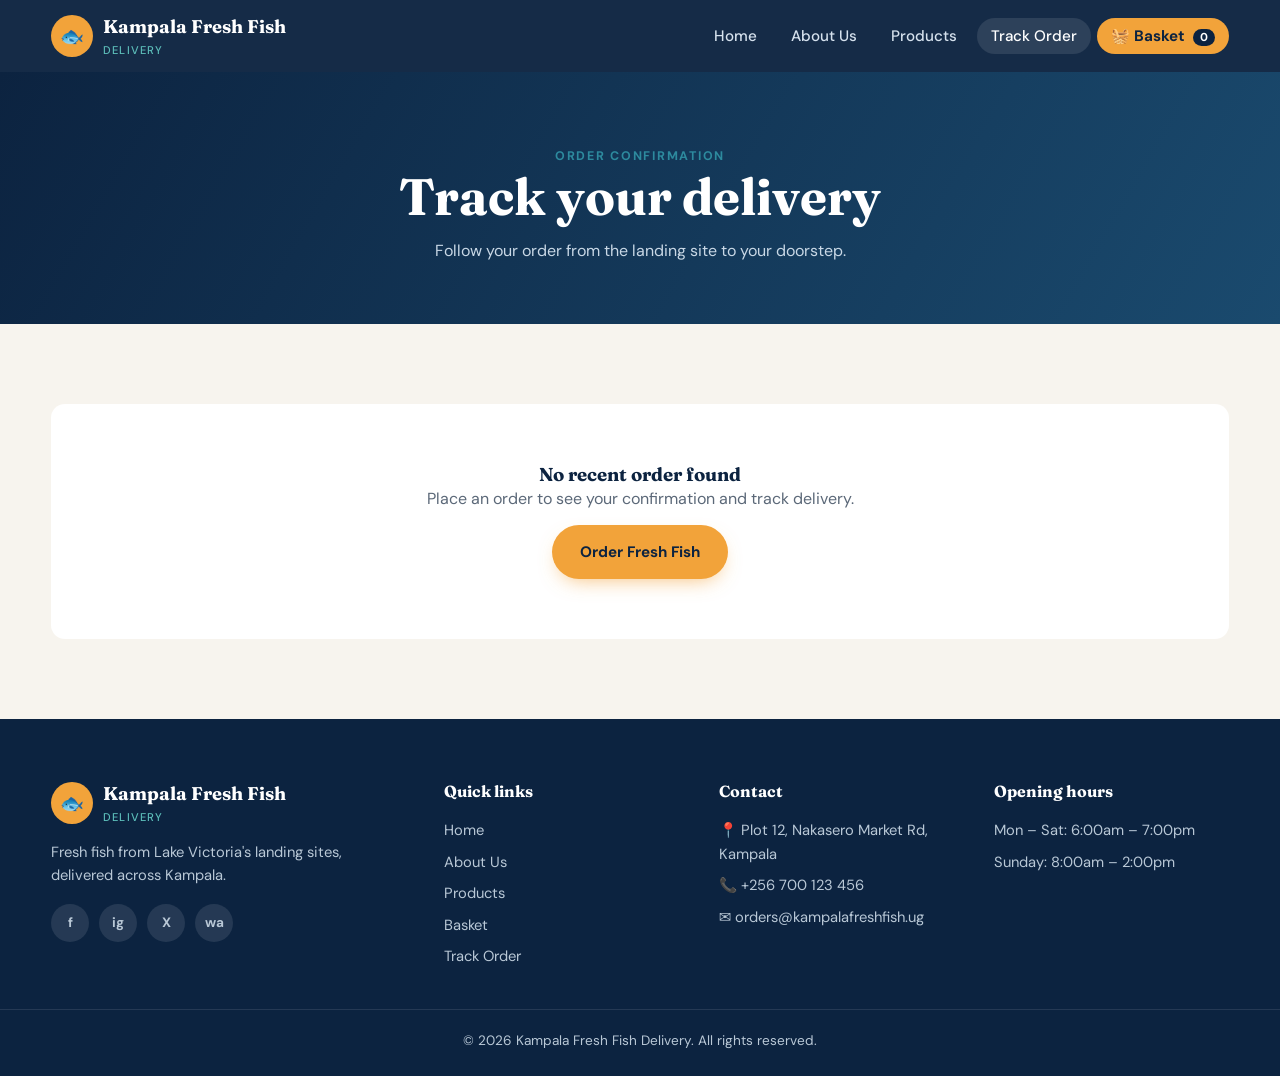
<file: WEB 5/Web Assignment 5/tracking.html>
<!DOCTYPE html>
<html lang="en">
<head>
  <meta charset="UTF-8">
  <meta name="viewport" content="width=device-width, initial-scale=1.0">
  <title>Track Your Order | Kampala Fresh Fish Delivery</title>
  <meta name="description" content="View your order confirmation and follow your fresh fish delivery from sourcing to arrival.">
  <link rel="preconnect" href="https://fonts.googleapis.com">
  <link href="https://fonts.googleapis.com/css2?family=DM+Sans:wght@400;500;700&family=Fraunces:ital,wght@0,600;0,700;1,600&display=swap" rel="stylesheet">
  <link rel="stylesheet" href="css/style.css">
</head>
<body>
  <header class="site-header">
    <nav class="container nav">
      <a href="index.html" class="logo"><span class="logo-mark">🐟</span><span>Kampala Fresh Fish<small>Delivery</small></span></a>
      <button class="menu-toggle" aria-label="Open menu">☰</button>
      <ul class="nav-links">
        <li><a href="index.html">Home</a></li>
        <li><a href="about.html">About Us</a></li>
        <li><a href="products.html">Products</a></li>
        <li><a href="tracking.html" class="active">Track Order</a></li>
        <li><a href="basket.html" class="basket-link">🧺 Basket <span class="basket-count">0</span></a></li>
      </ul>
    </nav>
  </header>

  <main>
    <section class="page-hero">
      <div class="container">
        <span class="eyebrow">Order confirmation</span>
        <h1>Track your delivery</h1>
        <p>Follow your order from the landing site to your doorstep.</p>
      </div>
    </section>

    <section class="section">
      <div class="container" id="trackingRoot"></div>
    </section>
  </main>

  <footer class="site-footer">
    <div class="container footer-grid">
      <div>
        <a href="index.html" class="logo"><span class="logo-mark">🐟</span><span>Kampala Fresh Fish<small>Delivery</small></span></a>
        <p style="margin-top:14px;font-size:.92rem">Fresh fish from Lake Victoria's landing sites, delivered across Kampala.</p>
        <div class="socials">
          <a href="https://facebook.com" target="_blank" rel="noopener" aria-label="Facebook">f</a>
          <a href="https://instagram.com" target="_blank" rel="noopener" aria-label="Instagram">ig</a>
          <a href="https://x.com" target="_blank" rel="noopener" aria-label="X (Twitter)">X</a>
          <a href="https://wa.me/256700123456" target="_blank" rel="noopener" aria-label="WhatsApp">wa</a>
        </div>
      </div>
      <div><h4>Quick links</h4><ul><li><a href="index.html">Home</a></li><li><a href="about.html">About Us</a></li><li><a href="products.html">Products</a></li><li><a href="basket.html">Basket</a></li><li><a href="tracking.html">Track Order</a></li></ul></div>
      <div><h4>Contact</h4><ul><li>📍 Plot 12, Nakasero Market Rd, Kampala</li><li>📞 +256 700 123 456</li><li>✉️ orders@kampalafreshfish.ug</li></ul></div>
      <div><h4>Opening hours</h4><ul><li>Mon – Sat: 6:00am – 7:00pm</li><li>Sunday: 8:00am – 2:00pm</li></ul></div>
    </div>
    <p class="copyright">© <span id="year"></span> Kampala Fresh Fish Delivery. All rights reserved.</p>
  </footer>

  <script src="js/main.js"></script>
  <script src="js/tracking.js"></script>
</body>
</html>
</file>
<file: WEB 5/Web Assignment 5/css/style.css>
/* Kampala Fresh Fish Delivery - Main Stylesheet */
:root {
  --navy: #0c2340;
  --lake: #1a4a6e;
  --teal: #2d8a9e;
  --aqua: #5cbdb9;
  --sun: #f2a33a;
  --sand: #f7f4ee;
  --white: #ffffff;
  --text: #1f2a37;
  --muted: #5b6878;
  --danger: #c0392b;
  --success: #1e8e5a;
  --radius: 14px;
  --shadow: 0 10px 30px -12px rgba(12, 35, 64, 0.25);
  --font-head: "Fraunces", Georgia, serif;
  --font-body: "DM Sans", system-ui, sans-serif;
}

* { box-sizing: border-box; margin: 0; padding: 0; }
html { scroll-behavior: smooth; }
body { font-family: var(--font-body); color: var(--text); background: var(--sand); line-height: 1.6; }
img { max-width: 100%; display: block; }
a { color: inherit; text-decoration: none; }
h1, h2, h3 { font-family: var(--font-head); color: var(--navy); line-height: 1.15; }
.container { width: min(1180px, 92%); margin: 0 auto; }
.section { padding: 80px 0; }
.section-alt { background: var(--white); }
.eyebrow { text-transform: uppercase; letter-spacing: .14em; font-size: .78rem; font-weight: 700; color: var(--teal); }
.section-title { font-size: clamp(1.8rem, 3.5vw, 2.6rem); margin: 8px 0 14px; }
.section-head { text-align: center; max-width: 640px; margin: 0 auto 48px; }
.section-head p { color: var(--muted); }

/* Buttons */
.btn { display: inline-flex; align-items: center; gap: 8px; padding: 13px 26px; border-radius: 999px; font-weight: 700; border: 2px solid transparent; cursor: pointer; font-size: .95rem; transition: transform .2s, background .2s, box-shadow .2s; font-family: inherit; }
.btn:hover { transform: translateY(-2px); }
.btn-primary { background: var(--sun); color: var(--navy); box-shadow: 0 8px 20px -8px rgba(242,163,58,.7); }
.btn-primary:hover { background: #e8932a; }
.btn-dark { background: var(--navy); color: var(--white); }
.btn-dark:hover { background: var(--lake); }
.btn-outline { border-color: var(--white); color: var(--white); background: transparent; }
.btn-outline:hover { background: rgba(255,255,255,.12); }
.btn-ghost { background: transparent; color: var(--danger); padding: 6px 10px; }
.btn-block { width: 100%; justify-content: center; }
.btn:disabled { opacity: .5; cursor: not-allowed; transform: none; }

/* Header */
.site-header { position: sticky; top: 0; z-index: 50; background: rgba(12,35,64,.96); backdrop-filter: blur(8px); }
.nav { display: flex; align-items: center; justify-content: space-between; height: 72px; }
.logo { display: flex; align-items: center; gap: 10px; color: var(--white); font-family: var(--font-head); font-weight: 700; font-size: 1.15rem; }
.logo-mark { width: 42px; height: 42px; border-radius: 50%; background: var(--sun); display: grid; place-items: center; color: var(--navy); font-size: 1.2rem; }
.logo small { display: block; font-family: var(--font-body); font-weight: 500; font-size: .7rem; color: var(--aqua); letter-spacing: .1em; text-transform: uppercase; }
.nav-links { display: flex; gap: 6px; list-style: none; align-items: center; }
.nav-links a { color: #d6e2ee; padding: 8px 14px; border-radius: 999px; font-weight: 500; font-size: .95rem; transition: .2s; }
.nav-links a:hover, .nav-links a.active { color: var(--white); background: rgba(255,255,255,.1); }
.basket-link { position: relative; background: var(--sun) !important; color: var(--navy) !important; font-weight: 700 !important; }
.basket-count { background: var(--navy); color: var(--white); border-radius: 999px; font-size: .72rem; padding: 1px 7px; margin-left: 4px; }
.menu-toggle { display: none; background: none; border: 0; color: var(--white); font-size: 1.6rem; cursor: pointer; }

/* Hero */
.hero { position: relative; min-height: 82vh; display: flex; align-items: center; color: var(--white); background: linear-gradient(100deg, rgba(12,35,64,.92) 0%, rgba(12,35,64,.6) 50%, rgba(12,35,64,.15) 100%), url("../images/hero.jpg") center/cover; }
.hero h1 { color: var(--white); font-size: clamp(2.4rem, 6vw, 4.2rem); max-width: 700px; margin: 14px 0 18px; }
.hero h1 em { color: var(--sun); font-style: italic; }
.hero p { max-width: 540px; font-size: 1.1rem; color: #dbe6f0; margin-bottom: 30px; }
.hero .eyebrow { color: var(--aqua); }
.hero-actions { display: flex; gap: 14px; flex-wrap: wrap; }
.hero-stats { display: flex; gap: 40px; margin-top: 50px; flex-wrap: wrap; }
.hero-stats strong { display: block; font-family: var(--font-head); font-size: 2rem; color: var(--sun); }
.hero-stats span { font-size: .85rem; color: #c3d3e2; }

.page-hero { background: linear-gradient(120deg, var(--navy), var(--lake)); color: var(--white); padding: 70px 0 60px; text-align: center; }
.page-hero h1 { color: var(--white); font-size: clamp(2rem, 5vw, 3.2rem); }
.page-hero p { color: #c9d8e6; max-width: 620px; margin: 12px auto 0; }

/* Intro */
.intro { display: grid; grid-template-columns: 1fr 1fr; gap: 60px; align-items: center; }
.intro img { border-radius: var(--radius); box-shadow: var(--shadow); aspect-ratio: 4/3; object-fit: cover; }
.intro p { color: var(--muted); margin-bottom: 16px; }

/* Product cards */
.grid { display: grid; grid-template-columns: repeat(auto-fill, minmax(260px, 1fr)); gap: 26px; }
.card { background: var(--white); border-radius: var(--radius); overflow: hidden; box-shadow: var(--shadow); display: flex; flex-direction: column; transition: transform .25s; }
.card:hover { transform: translateY(-6px); }
.card-img { position: relative; aspect-ratio: 4/3; overflow: hidden; }
.card-img img { width: 100%; height: 100%; object-fit: cover; transition: transform .4s; }
.card:hover .card-img img { transform: scale(1.06); }
.badge { position: absolute; top: 12px; left: 12px; background: var(--white); color: var(--navy); font-size: .74rem; font-weight: 700; padding: 4px 10px; border-radius: 999px; }
.badge.low { background: var(--sun); }
.badge.out { background: var(--danger); color: var(--white); }
.card-body { padding: 20px; display: flex; flex-direction: column; gap: 8px; flex: 1; }
.card-body h3 { font-size: 1.25rem; }
.card-meta { display: flex; gap: 12px; font-size: .82rem; color: var(--muted); flex-wrap: wrap; }
.card-desc { font-size: .9rem; color: var(--muted); flex: 1; }
.price { font-family: var(--font-head); font-size: 1.4rem; color: var(--lake); font-weight: 700; }
.price small { font-family: var(--font-body); font-size: .8rem; color: var(--muted); font-weight: 400; }
.card-actions { display: flex; gap: 8px; margin-top: 8px; }
.card-actions .btn { padding: 10px 16px; font-size: .85rem; flex: 1; justify-content: center; }
.btn-light { background: var(--sand); color: var(--navy); }

/* Benefits */
.benefits { display: grid; grid-template-columns: repeat(auto-fit, minmax(220px, 1fr)); gap: 24px; }
.benefit { background: var(--white); padding: 30px 24px; border-radius: var(--radius); box-shadow: var(--shadow); }
.benefit .icon { width: 56px; height: 56px; border-radius: 14px; background: linear-gradient(135deg, var(--teal), var(--aqua)); display: grid; place-items: center; font-size: 1.6rem; margin-bottom: 16px; }
.benefit h3 { font-size: 1.15rem; margin-bottom: 8px; }
.benefit p { color: var(--muted); font-size: .93rem; }

/* Areas */
.areas { display: grid; grid-template-columns: 1fr 1fr; gap: 40px; align-items: start; }
.area-list { display: grid; grid-template-columns: 1fr 1fr; gap: 12px; list-style: none; }
.area-list li { background: var(--sand); padding: 14px 18px; border-radius: 10px; font-weight: 500; border-left: 4px solid var(--teal); }
.area-list li span { display: block; font-size: .8rem; color: var(--muted); font-weight: 400; }

/* CTA band */
.cta-band { background: linear-gradient(120deg, var(--teal), var(--lake)); color: var(--white); border-radius: 24px; padding: 50px; display: flex; justify-content: space-between; align-items: center; gap: 30px; flex-wrap: wrap; }
.cta-band h2 { color: var(--white); font-size: 2rem; }

/* Toolbar (search / filter) */
.toolbar { background: var(--white); padding: 20px; border-radius: var(--radius); box-shadow: var(--shadow); display: grid; grid-template-columns: 2fr 1fr 1fr 1fr; gap: 14px; margin-bottom: 30px; }
.toolbar input, .toolbar select, .form input, .form select, .form textarea { width: 100%; padding: 12px 14px; border: 1.5px solid #d6dde5; border-radius: 10px; font: inherit; background: var(--white); color: var(--text); }
.toolbar input:focus, .toolbar select:focus, .form input:focus, .form select:focus, .form textarea:focus { outline: none; border-color: var(--teal); box-shadow: 0 0 0 3px rgba(45,138,158,.15); }
.chips { display: flex; gap: 10px; flex-wrap: wrap; margin-bottom: 26px; }
.chip { padding: 8px 18px; border-radius: 999px; border: 1.5px solid #cdd7e1; background: var(--white); cursor: pointer; font: inherit; font-size: .9rem; font-weight: 500; }
.chip.active { background: var(--navy); color: var(--white); border-color: var(--navy); }
.results-info { color: var(--muted); margin-bottom: 18px; font-size: .9rem; }
.empty { text-align: center; padding: 60px 20px; color: var(--muted); background: var(--white); border-radius: var(--radius); }

/* Modal */
.modal { position: fixed; inset: 0; background: rgba(12,35,64,.65); display: none; align-items: center; justify-content: center; z-index: 100; padding: 20px; }
.modal.open { display: flex; }
.modal-box { background: var(--white); border-radius: 18px; max-width: 820px; width: 100%; display: grid; grid-template-columns: 1fr 1fr; overflow: hidden; position: relative; max-height: 90vh; overflow-y: auto; }
.modal-box img { width: 100%; height: 100%; object-fit: cover; min-height: 300px; }
.modal-content { padding: 30px; display: flex; flex-direction: column; gap: 12px; }
.modal-close { position: absolute; top: 12px; right: 12px; background: var(--white); border: 0; width: 36px; height: 36px; border-radius: 50%; font-size: 1.3rem; cursor: pointer; box-shadow: var(--shadow); }
.spec { display: grid; grid-template-columns: 1fr 1fr; gap: 10px; font-size: .88rem; }
.spec div { background: var(--sand); padding: 10px; border-radius: 8px; }
.spec strong { display: block; color: var(--navy); }
.qty { display: inline-flex; align-items: center; border: 1.5px solid #d6dde5; border-radius: 999px; overflow: hidden; }
.qty button { background: var(--sand); border: 0; width: 36px; height: 36px; font-size: 1.1rem; cursor: pointer; }
.qty input { width: 52px; text-align: center; border: 0; font: inherit; height: 36px; }

/* Basket & checkout */
.checkout { display: grid; grid-template-columns: 1.4fr 1fr; gap: 30px; align-items: start; }
.panel { background: var(--white); border-radius: var(--radius); box-shadow: var(--shadow); padding: 26px; }
.panel h2 { font-size: 1.4rem; margin-bottom: 18px; }
.basket-item { display: grid; grid-template-columns: 80px 1fr auto; gap: 16px; align-items: center; padding: 16px 0; border-bottom: 1px solid #eef1f4; }
.basket-item img { width: 80px; height: 64px; object-fit: cover; border-radius: 10px; }
.basket-item h4 { font-size: 1rem; color: var(--navy); }
.basket-item .unit { font-size: .82rem; color: var(--muted); }
.basket-item .right { text-align: right; display: flex; flex-direction: column; align-items: flex-end; gap: 6px; }
.summary-row { display: flex; justify-content: space-between; padding: 8px 0; color: var(--muted); }
.summary-row.total { border-top: 2px solid var(--navy); margin-top: 8px; padding-top: 14px; color: var(--navy); font-weight: 700; font-size: 1.2rem; }
.form { display: grid; gap: 16px; }
.form-row { display: grid; grid-template-columns: 1fr 1fr; gap: 16px; }
.field label { display: block; font-weight: 600; font-size: .88rem; margin-bottom: 6px; color: var(--navy); }
.field .error { color: var(--danger); font-size: .8rem; margin-top: 4px; min-height: 1em; }
.field.invalid input, .field.invalid select, .field.invalid textarea { border-color: var(--danger); }
.radio-group { display: flex; gap: 10px; flex-wrap: wrap; }
.radio-group label { display: flex; gap: 6px; align-items: center; background: var(--sand); padding: 10px 14px; border-radius: 10px; cursor: pointer; font-weight: 500; }

/* Confirmation & tracking */
.confirm-head { text-align: center; }
.check-icon { width: 80px; height: 80px; border-radius: 50%; background: var(--success); color: var(--white); display: grid; place-items: center; font-size: 2.4rem; margin: 0 auto 16px; }
.order-id { display: inline-block; background: var(--sand); padding: 6px 16px; border-radius: 999px; font-weight: 700; color: var(--lake); margin-top: 10px; }
.tracker { list-style: none; position: relative; margin-top: 10px; }
.tracker li { position: relative; padding: 0 0 28px 50px; color: var(--muted); }
.tracker li::before { content: ""; position: absolute; left: 14px; top: 30px; bottom: 0; width: 3px; background: #dde4ea; }
.tracker li:last-child::before { display: none; }
.tracker .dot { position: absolute; left: 0; top: 0; width: 31px; height: 31px; border-radius: 50%; background: #dde4ea; display: grid; place-items: center; font-size: .9rem; transition: .4s; }
.tracker li.done { color: var(--text); }
.tracker li.done .dot { background: var(--success); color: var(--white); }
.tracker li.done::before { background: var(--success); }
.tracker li.current .dot { background: var(--sun); animation: pulse 1.4s infinite; }
.tracker li.current { color: var(--navy); font-weight: 600; }
.tracker strong { display: block; }
.tracker small { font-size: .8rem; }
@keyframes pulse { 0%,100% { box-shadow: 0 0 0 0 rgba(242,163,58,.6); } 50% { box-shadow: 0 0 0 10px rgba(242,163,58,0); } }
.progress { height: 10px; background: #e5ebf0; border-radius: 999px; overflow: hidden; margin: 16px 0; }
.progress-bar { height: 100%; width: 0; background: linear-gradient(90deg, var(--teal), var(--aqua)); transition: width .6s; }

/* About */
.mv { display: grid; grid-template-columns: 1fr 1fr; gap: 26px; }
.mv .panel { border-top: 5px solid var(--sun); }
.mv h3 { font-size: 1.4rem; margin-bottom: 10px; }
.timeline { display: grid; grid-template-columns: repeat(auto-fit, minmax(200px, 1fr)); gap: 20px; }
.timeline .panel strong { font-family: var(--font-head); font-size: 1.8rem; color: var(--teal); display: block; }

/* Toast */
.toast { position: fixed; bottom: 24px; left: 50%; transform: translateX(-50%) translateY(100px); background: var(--navy); color: var(--white); padding: 14px 24px; border-radius: 999px; box-shadow: var(--shadow); z-index: 200; transition: transform .35s; font-weight: 500; }
.toast.show { transform: translateX(-50%) translateY(0); }

/* Footer */
.site-footer { background: var(--navy); color: #b9c8d6; padding: 60px 0 24px; margin-top: 0; }
.footer-grid { display: grid; grid-template-columns: 1.5fr 1fr 1fr 1fr; gap: 40px; }
.site-footer h4 { color: var(--white); margin-bottom: 14px; font-family: var(--font-head); }
.site-footer ul { list-style: none; display: grid; gap: 8px; font-size: .92rem; }
.site-footer a:hover { color: var(--sun); }
.socials { display: flex; gap: 10px; margin-top: 16px; }
.socials a { width: 38px; height: 38px; border-radius: 50%; background: rgba(255,255,255,.1); display: grid; place-items: center; font-weight: 700; font-size: .85rem; }
.socials a:hover { background: var(--sun); color: var(--navy); }
.copyright { border-top: 1px solid rgba(255,255,255,.1); margin-top: 40px; padding-top: 20px; text-align: center; font-size: .85rem; }

/* Responsive */
@media (max-width: 900px) {
  .intro, .areas, .checkout, .mv, .modal-box { grid-template-columns: 1fr; }
  .footer-grid { grid-template-columns: 1fr 1fr; }
  .toolbar { grid-template-columns: 1fr 1fr; }
  .toolbar .search { grid-column: 1 / -1; }
  .modal-box img { min-height: 200px; max-height: 240px; }
}
@media (max-width: 760px) {
  .menu-toggle { display: block; }
  .nav-links { position: absolute; top: 72px; left: 0; right: 0; background: var(--navy); flex-direction: column; padding: 16px; display: none; }
  .nav-links.open { display: flex; }
  .nav-links a { display: block; width: 100%; }
  .section { padding: 56px 0; }
  .form-row, .area-list { grid-template-columns: 1fr; }
  .footer-grid { grid-template-columns: 1fr; }
  .cta-band { padding: 32px; }
  .hero-stats { gap: 24px; }
}
</file>
